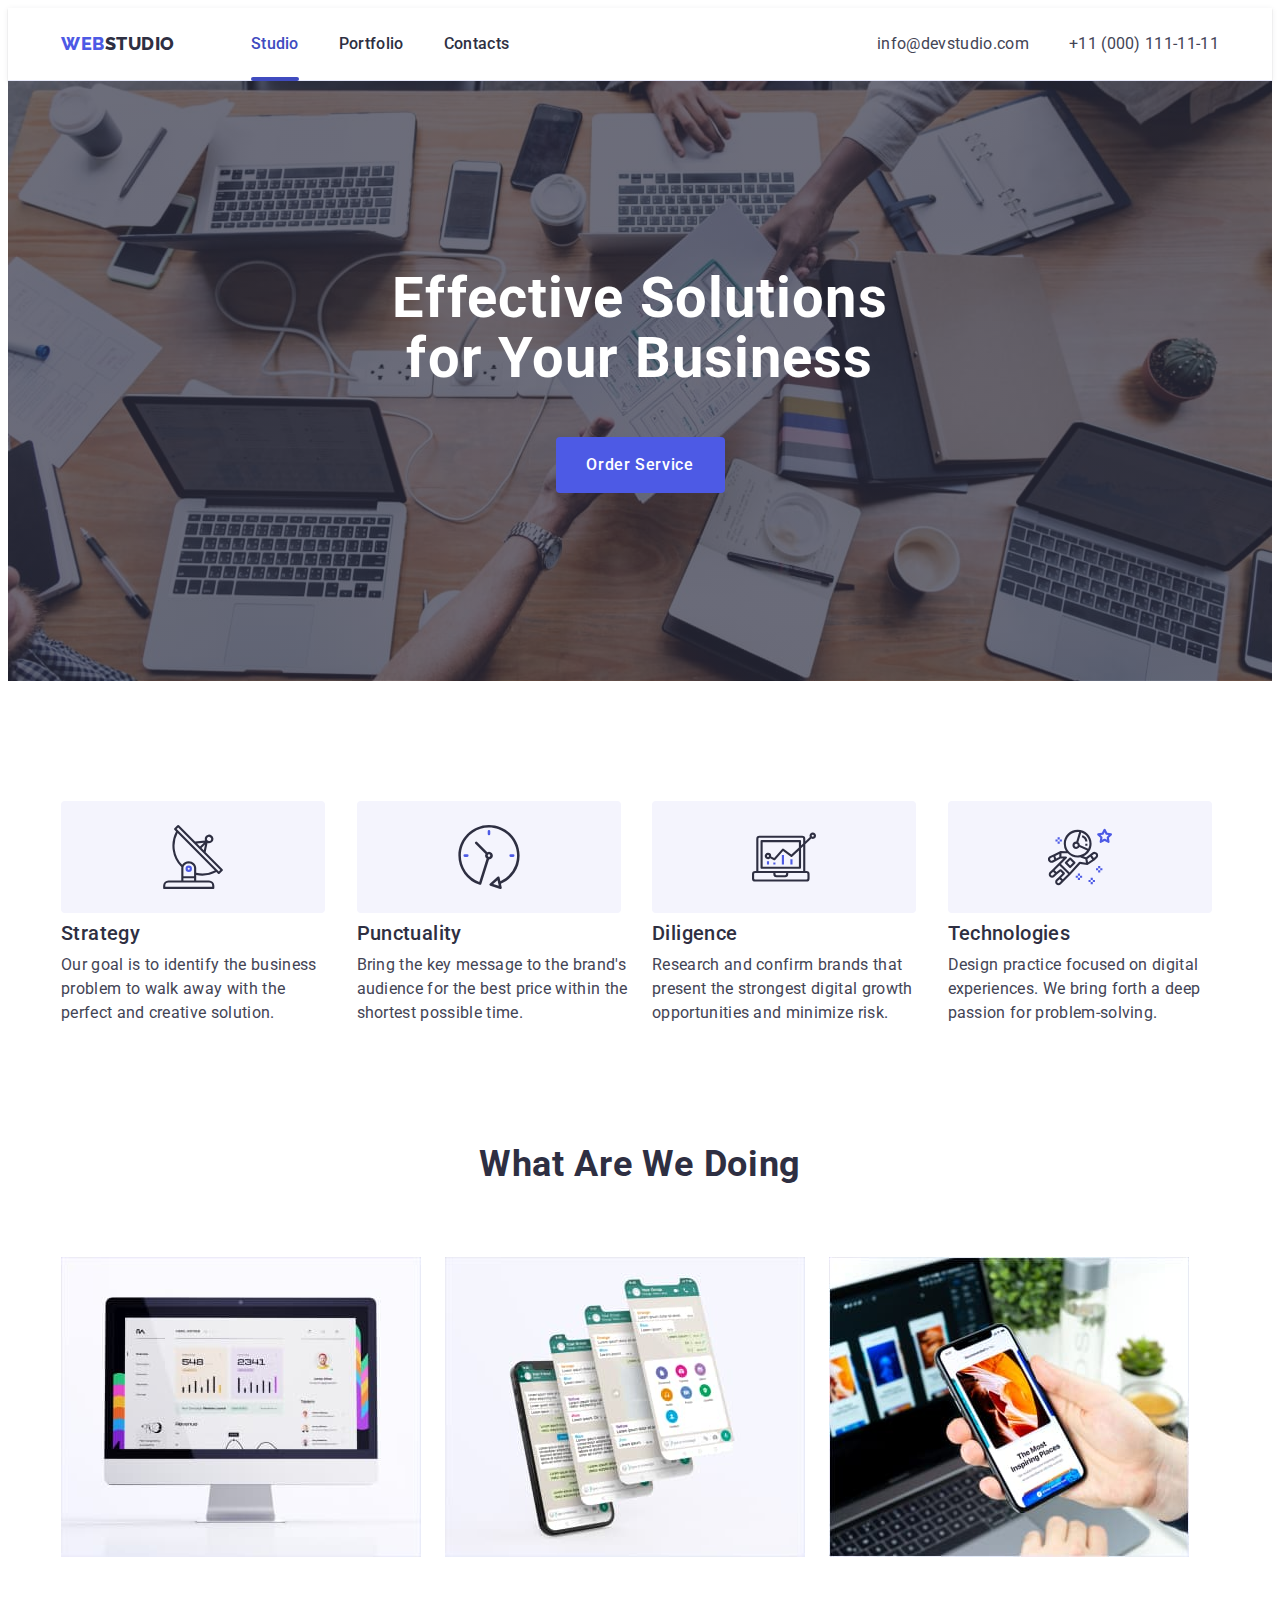
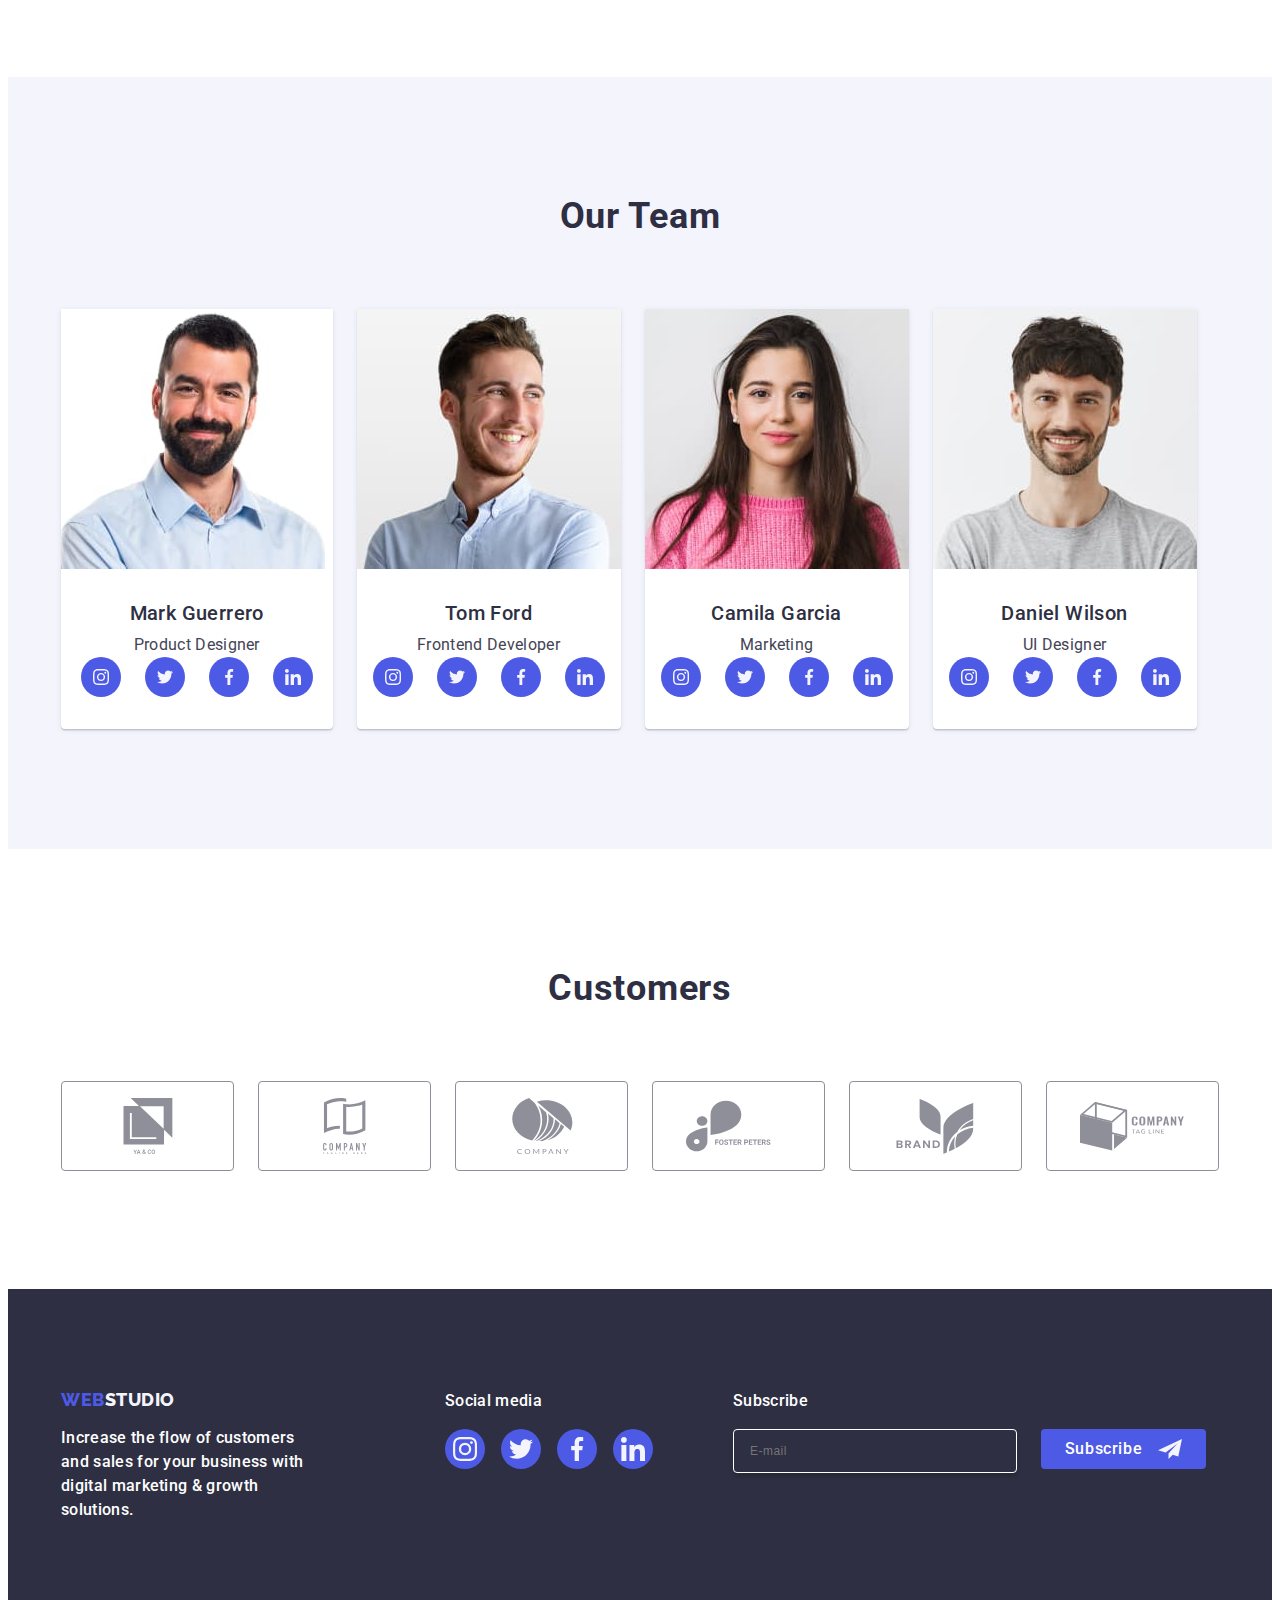
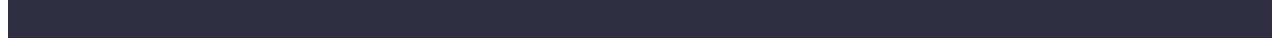
<file: index.html>
<!DOCTYPE html>
<html lang="en">
  <!-- head -->
  <head>
    <meta charset="UTF-8" />
    <meta name="viewport" content="width=device-width, initial-scale=1.0" />
    <link rel="preconnect" href="https://fonts.googleapis.com" />
    <link rel="preconnect" href="https://fonts.gstatic.com" crossorigin />
    <link
      href="https://fonts.googleapis.com/css2?family=Raleway:wght@800&family=Roboto:wght@400;500;700;900&display=swap"
      rel="stylesheet"
    />
    <link
      rel="stylesheet"
      href="https://cdnjs.cloudflare.com/ajax/libs/modern-normalize/2.0.0/modern-normalize.min.css"
      integrity="sha512-4xo8blKMVCiXpTaLzQSLSw3KFOVPWhm/TRtuPVc4WG6kUgjH6J03IBuG7JZPkcWMxJ5huwaBpOpnwYElP/m6wg=="
      crossorigin="anonymous"
      referrerpolicy="no-referrer"
    />
    <link rel="stylesheet" href="./css/styles.css" />
    <title>Studio</title>
  </head>
  <!-- body -->
  <body>
    <header class="header">
      <div class="container header-container">
        <nav class="nav-header">
          <a href="./index.html" class="logo-link-header link"
            >Web<span class="logo-accent">Studio</span></a
          >
          <ul class="header-link list">
            <li>
              <a class="nav-list link current" href="./index.html">Studio</a>
            </li>
            <li>
              <a class="nav-list link " href="./portfolio.html">Portfolio</a>
            </li>
            <li>
              <a class="nav-list link" href="">Contacts</a></li>
          </ul>
        </nav>
        <address class="address">
          <ul class="address-list list">
            <li class="item">
              <a class="contact-link link" href="mailto:info@devstudio.com"
                >info@devstudio.com</a
              >
            </li>
            <li class="item">
              <a class="contact-link link" href="tel:+110001111111"
                >+11 (000) 111-11-11</a
              >
            </li>
          </ul>
        </address>
      </div>
    </header> 
    <!-- main -->
    <main>
      <!-- section-1 -->
      <section class="section-one hero">
        <div class="container">
          <h1 class="section-one-text">
            Effective Solutions for Your Business
          </h1>
          <button class="section-one-button" type="button" data-modal-open>
            Order Service
          </button>
        </div>
      </section>
      <!-- section 2 -->
      <section class="section-two">
        <div class="container">
          <h2 class="visually-hidden">Title</h2>
          <ul class="section-two-list list">
            <li class="section-two-list-element">
              <div class="logo-icon-wrapper">
                <svg class="logo-icon" width="64" height="64">
                  <use href="./images/icons.svg#icon-antenna"></use>
                </svg>
              </div>
              <h3 class="section-two-title">Strategy</h3>
              <p class="section-two-text">
                Our goal is to identify the business problem to walk away with
                the perfect and creative solution.
              </p>
            </li>
            <li class="section-two-list-element">
              <div class="logo-icon-wrapper">
                <svg class="logo-icon" width="64" height="64">
                  <use href="./images/icons.svg#icon-clock"></use>
                </svg>
              </div>
              <h3 class="section-two-title">Punctuality</h3>
              <p class="section-two-text">
                Bring the key message to the brand's audience for the best price
                within the shortest possible time.
              </p>
            </li>
            <li class="section-two-list-element">
              <div class="logo-icon-wrapper">
                <svg class="logo-icon" width="64" height="64">
                  <use href="./images/icons.svg#icon-diagram"></use>
                </svg>
              </div>

              <h3 class="section-two-title">Diligence</h3>
              <p class="section-two-text">
                Research and confirm brands that present the strongest digital
                growth opportunities and minimize risk.
              </p>
            </li>
            <li class="section-two-list-element">
              <div class="logo-icon-wrapper">
                <svg class="logo-icon" width="64" height="64">
                  <use href="./images/icons.svg#icon-astronaut"></use>
                </svg>
              </div>
              <h3 class="section-two-title">Technologies</h3>
              <p class="section-two-text">
                Design practice focused on digital experiences. We bring forth a
                deep passion for problem-solving.
              </p>
            </li>
          </ul>
        </div>
      </section>
      <!-- section-3 -->
      <section class="section-three">
        <div class="container">
          <h2 class="section-three-title">What are we doing</h2>
          <ul class="section-three-list list">
            <li class="list">
              <img
                src="./images/Rectangle71.jpg"
                alt="computer work"
                width="360"
              />
            </li>
            <li class="list">
              <img src="./images/img2.jpg" alt="phone work" width="360" />
            </li>
            <li class="list">
              <img src="./images/img3.jpg" alt="phone hand" width="360" />
            </li>
          </ul>
        </div>
      </section>

      <!-- section-4 -->

      <section class="section-four">
        <div class="container">
          <h2 class="section-four-title">Our Team</h2>
          <ul class="section-four-list list">
            <li class="section-four-item">
              <img src="./images/worker1.jpg" alt="Mark Guerrero" width="264" />
              <div class="woker-name">
                <h3 class="section-four-title-name">Mark Guerrero</h3>
                <p class="section-four-text">Product Designer</p>
                <ul class="socials list">
                  <li class="socials-item">
                    <a
                      class="socials-logo-link"
                      href="./images/icons.svg#icon-instagram">
                      <svg class="svg-logo" width="16" height="16">
                        <use
                          href="./images/icons.svg#icon-instagram"
                        ></use>
                        </svg>
                    </a>
                  </li>
                  <li class="socials-item">
                    <a
                      class="socials-logo-link"
                      href="./images/icons.svg#icon-twitter"
                    >
                      <svg class="svg-logo" width="16" height="16">
                        <use href="./images/icons.svg#icon-twitter"></use>
                    </svg>
                    </a>
                  </li>
                  <li class="socials-item">
                    <a
                      class="socials-logo-link"
                      href="./images/icons.svg#icon-facebook"
                    >
                      <svg class="svg-logo" width="16" height="16">
                        <use href="./images/icons.svg#icon-facebook"></use>
                        </svg></a>
                  </li>
                  <li class="socials-item">
                    <a
                      class="socials-logo-link"
                      href="./images/icons.svg#icon-linkedin"
                    >
                      <svg class="svg-logo" width="16" height="16">
                        <use href="./images/icons.svg#icon-linkedin"></use>
                    </svg>
                </a>
                  </li>
                </ul>
              </div>
            </li>
            <li class="section-four-item">
              <img src="./images/worker2.jpg" alt="Tom Ford" width="264" />
              <div class="woker-name">
                <h3 class="section-four-title-name">Tom Ford</h3>
                <p class="section-four-text">Frontend Developer</p>
                <ul class="socials list">
                  <li class="socials-item">
                    <a
                      class="socials-logo-link"
                      href="./images/icons.svg#icon-instagram">
                      <svg class="svg-logo" width="16" height="16">
                        <use
                          href="./images/icons.svg#icon-instagram"
                        ></use>
                        </svg>
                    </a>
                  </li>
                  <li class="socials-item">
                    <a
                      class="socials-logo-link"
                      href="./images/icons.svg#icon-twitter"
                    >
                      <svg class="svg-logo" width="16" height="16">
                        <use href="./images/icons.svg#icon-twitter"></use>
                    </svg>
                    </a>
                  </li>
                  <li class="socials-item">
                    <a
                      class="socials-logo-link"
                      href="./images/icons.svg#icon-facebook"
                    >
                      <svg class="svg-logo" width="16" height="16">
                        <use href="./images/icons.svg#icon-facebook"></use>
                        </svg></a>
                  </li>
                  <li class="socials-item">
                    <a
                      class="socials-logo-link"
                      href="./images/icons.svg#icon-linkedin"
                    >
                      <svg class="svg-logo" width="16" height="16">
                        <use href="./images/icons.svg#icon-linkedin"></use>
                    </svg>
                </a>
                  </li>
                </ul>
              </div>
            </li>
            <li class="section-four-item">
              <img src="./images/worker3.jpg" alt="Camila Garcia" width="264" />
              <div class="woker-name">
                <h3 class="section-four-title-name">Camila Garcia</h3>
                <p class="section-four-text">Marketing</p>
                <ul class="socials list">
                  <li class="socials-item">
                    <a
                      class="socials-logo-link"
                      href="./images/icons.svg#icon-instagram">
                      <svg class="svg-logo" width="16" height="16">
                        <use
                          href="./images/icons.svg#icon-instagram"
                        ></use>
                        </svg>
                    </a>
                  </li>
                  <li class="socials-item">
                    <a
                      class="socials-logo-link"
                      href="./images/icons.svg#icon-twitter"
                    >
                      <svg class="svg-logo" width="16" height="16">
                        <use href="./images/icons.svg#icon-twitter"></use>
                    </svg>
                    </a>
                  </li>
                  <li class="socials-item">
                    <a
                      class="socials-logo-link"
                      href="./images/icons.svg#icon-facebook"
                    >
                      <svg class="svg-logo" width="16" height="16">
                        <use href="./images/icons.svg#icon-facebook"></use>
                        </svg></a>
                  </li>
                  <li class="socials-item">
                    <a
                      class="socials-logo-link"
                      href="./images/icons.svg#icon-linkedin"
                    >
                      <svg class="svg-logo" width="16" height="16">
                        <use href="./images/icons.svg#icon-linkedin"></use>
                    </svg>
                </a>
                  </li>
                </ul>
              </div>
            </li>
            <li class="section-four-item">
              <img src="./images/worker4.jpg" alt="Daniel Wilson" width="264" />
              <div class="woker-name">
                <h3 class="section-four-title-name">Daniel Wilson</h3>
                <p class="section-four-text">UI Designer</p>
                <ul class="socials list">
                  <li class="socials-item">
                    <a
                      class="socials-logo-link"
                      href="./images/icons.svg#icon-instagram">
                      <svg class="svg-logo" width="16" height="16">
                        <use
                          href="./images/icons.svg#icon-instagram"
                        ></use>
                        </svg>
                    </a>
                  </li>
                  <li class="socials-item">
                    <a
                      class="socials-logo-link"
                      href="./images/icons.svg#icon-twitter"
                    >
                      <svg class="svg-logo" width="16" height="16">
                        <use href="./images/icons.svg#icon-twitter"></use>
                    </svg>
                    </a>
                  </li>
                  <li class="socials-item">
                    <a
                      class="socials-logo-link"
                      href="./images/icons.svg#icon-facebook"
                    >
                      <svg class="svg-logo" width="16" height="16">
                        <use href="./images/icons.svg#icon-facebook"></use>
                        </svg></a>
                  </li>
                  <li class="socials-item">
                    <a
                      class="socials-logo-link"
                      href="./images/icons.svg#icon-linkedin"
                    >
                      <svg class="svg-logo" width="16" height="16">
                        <use href="./images/icons.svg#icon-linkedin"></use>
                    </svg>
                </a>
                  </li>
                </ul>
              </div>
            </li>
          </ul>
        </div>
      </section>

      <!-- section 5 -->

<section class="section-five">
  <div class="container">
 <h2 class="section-five-title">Customers</h2>

<ul class="sectiom-five-list list">

  <li class="sectiom-five-list-item">
    <a class="section-five-logo" href="./images/icons.svg#icon-logoone">
      <svg class="svg-five-logo" width="104" height="56">
        <use href="./images/icons.svg#icon-logoone"></use></svg></a></li>

  <li class="sectiom-five-list-item">
    <a class="section-five-logo" href="./images/icons.svg#icon-logotwo">
      <svg class="svg-five-logo" width="104" height="56">
      <use href="./images/icons.svg#icon-logotwo"></use></svg></a></li>

 <li class="sectiom-five-list-item">
    <a class="section-five-logo" href="./images/icons.svg#icon-logothree">
      <svg class="svg-five-logo" width="104" height="56">
      <use href="./images/icons.svg#icon-logothree"></use></svg></a></li>
 
  <li class="sectiom-five-list-item">
    <a class="section-five-logo" href="./images/icons.svg#icon-logofour">
      <svg class="svg-five-logo" width="104" height="56">
      <use href="./images/icons.svg#icon-logofour"></use></svg></a></li>  

  <li class="sectiom-five-list-item">
    <a class="section-five-logo" href="./images/icons.svg#icon-logofive">
      <svg class="svg-five-logo" width="104" height="56">
      <use href="./images/icons.svg#icon-logofive"></use></svg></a></li>

  <li class="sectiom-five-list-item">
    <a class="section-five-logo" href="./images/icons.svg#icon-logosix">
      <svg class="svg-five-logo" width="104" height="56">
      <use href="./images/icons.svg#icon-logosix"></use></svg></a></li>

</ul>
  </div>
</section>

    </main>
    <!-- footer -->
    <footer class="footer">
      <div class="footer-div container">
        <div class="footer-div-logo">
        <a href="./index.html" class="logo-link link">Web<span class="logo-accent-dark">Studio</span></a>
        <p class="footer-text">
          Increase the flow of customers and sales for your business with
          digital marketing & growth solutions.
        </p>
       </div>
       <div class="footer-socials">
        <p class="footer-text">Social media</p>
        <ul class="socials-list-footer list">
          <li class="socials-item">
            <a
              class="socials-logo-link-footer"
              href="./images/icons.svg#icon-instagram">
              <svg class="svg-logo" width="24" height="24">
                <use
                  href="./images/icons.svg#icon-instagram"
                ></use>
                </svg>
            </a>
          </li>
          <li class="socials-item">
            <a
              class="socials-logo-link-footer"
              href="./images/icons.svg#icon-twitter"
            >
              <svg class="svg-logo" width="24" height="24">
                <use href="./images/icons.svg#icon-twitter"></use>
            </svg>
            </a>
          </li>
          <li class="socials-item">
            <a
              class="socials-logo-link-footer"
              href="./images/icons.svg#icon-facebook"
            >
              <svg class="svg-logo" width="24" height="24">
                <use href="./images/icons.svg#icon-facebook"></use>
                </svg></a>
          </li>
          <li class="socials-item">
            <a
              class="socials-logo-link-footer"
              href="./images/icons.svg#icon-linkedin"
            >
              <svg class="svg-logo" width="24" height="24">
                <use href="./images/icons.svg#icon-linkedin"></use>
            </svg>
        </a>
          </li>
        </ul>
       </div>
       <div class="footer-form-div">
        <p class="footer-form-text">Subscribe
        </p>
        <form class="footer-form">
          <label class="footer-form-label">
            <input class="input-email"
            type="email" 
            name="e-mail" 
            placeholder="E-mail">
          </label>
          <button type="submit"
          class="subscribe-button">Subscribe
          <svg class="svg-logo subscribe-button-icon" 
          width="24" height="24">
            <use href="./images/icons.svg#icon-subscribe">
            </use>
            </svg>
        </button>
        </form>
       </div>
      </div>
    </footer>

     <!-- modal -->

    <div class="modal is-hidden" data-modal>
      <div class="modal-inside" data-modal>
        <button class="modal-close-button" 
        type="button" data-modal-close>
          <svg class="svg-close" width="8" height="8">
            <use href="./images/icons.svg#icon-close"></use>
        </svg>
        </button>
        <p class="modal-text">
        Leave your contacts and we will call you back
        </p>
        <form class="modal-form">
          <div class="modal-form-div">
            <label class="modal-label" for="user-name">Name
            </label>
            <div class="modal-form-div-name">
              <input class="modal-form-input-name" type="text" 
              id="user-name" name="user-name">
              <svg class="modal-svg" width="18" height="24">
                <use href="./images/icons.svg#icon-name"></use>
            </svg>
            </div>
          </div>
            <div class="modal-form-div">
              <label class="modal-label" for="user-phone">Phone
              </label>
              <div class="modal-form-div-name">
                <input class="modal-form-input-name" type="text" 
                id="user-phone" name="user-phone">
                <svg class="modal-svg" width="18" height="24">
                  <use href="./images/icons.svg#icon-phone"></use>
              </svg>
              </div>
            </div>
              <div class="modal-form-div">
                <label class="modal-label" for="user-email">Email
                </label>
                <div class="modal-form-div-name">
                  <input class="modal-form-input-name" type="text" 
                  id="user-email" name="user-email">
                  <svg class="modal-svg" width="18" height="24">
                    <use href="./images/icons.svg#icon-email"></use>
                </svg>
                </div>
              </div>
              <div class="modal-comment">
                <label class="modal-label" for="user-comment">Comment
                </label>
                <textarea class="modal-textarea"  
                id="user-comment" 
                name="user-comment" 
                placeholder="Text input" 
                cols="30" rows="10"></textarea>
              </div>
              <div class="modal-div-checkbox">
                <input class="modal-checkbox visually-hidden"
                type="checkbox" 
                id="user-privacy" 
                value="true" 
                name="user-privacy">
                <label class="modal-label-checkbox" 
                for="user-privacy" ><span class="modal-span-checkbox">
                <svg class="modal-svg-checkbox" width="10" height="8">
                  <use href="./images/icons.svg#icon-checkmark"></use>
              </svg>
              </span>
              I accept the terms and conditions of the
              <a href="" 
              class="modal-href"
              target="_blank" 
              rel="no-opener no-referrer"
              >Privacy Policy</a>
              </label>
              </div>
              <button class="modal-button">Send</button>
          
        </form>
      </div>
    </div>
    <script src="./js/modal.js"></script>
  </body>
  
</html>
</file>
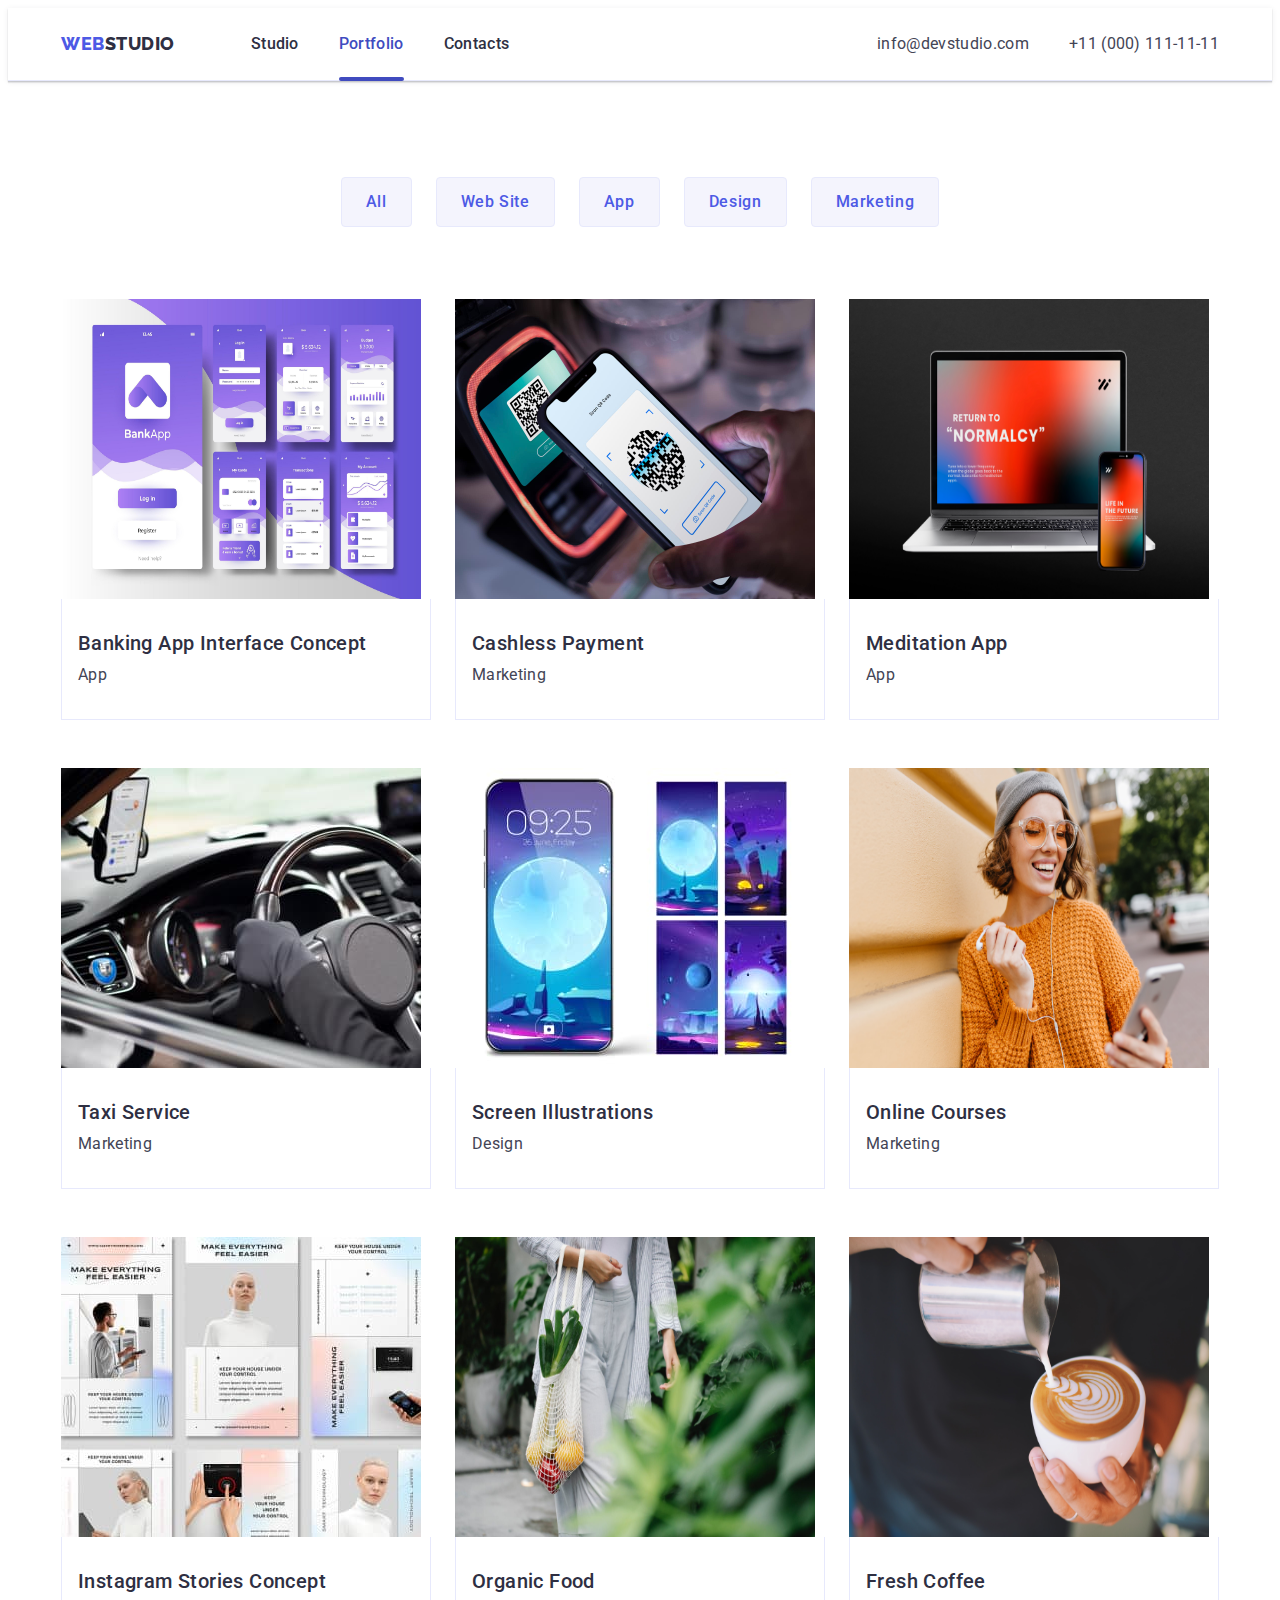
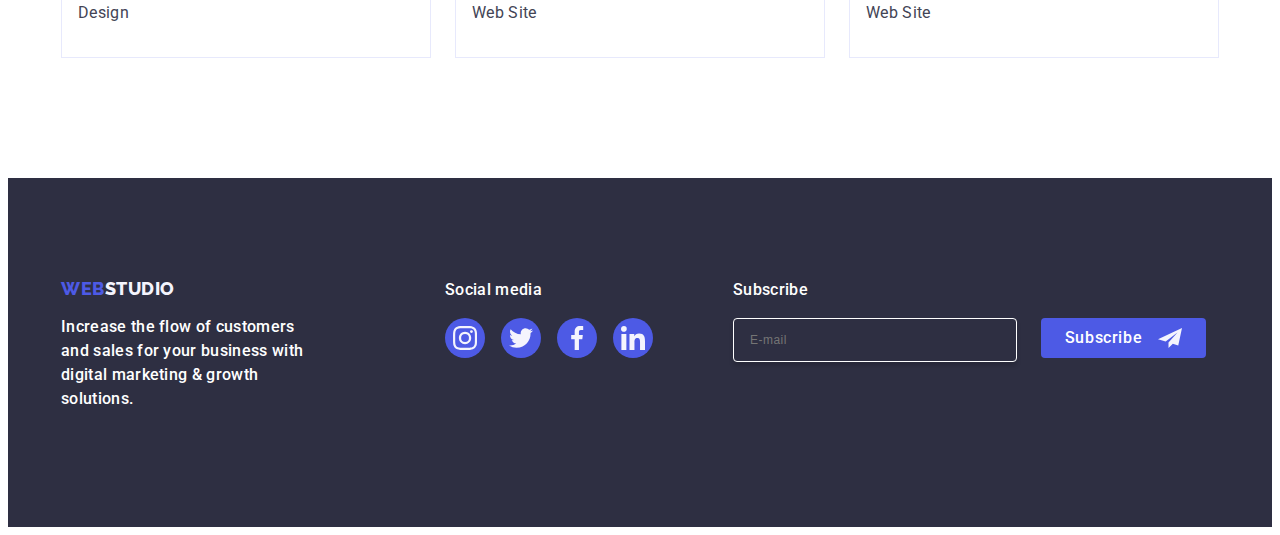
<file: portfolio.html>
<!DOCTYPE html>
<html lang="en">
  <!-- head -->
  <head>
    <meta charset="UTF-8" />
    <meta name="viewport" content="width=device-width, initial-scale=1.0" />
    <link rel="preconnect" href="https://fonts.googleapis.com" />
    <link rel="preconnect" href="https://fonts.gstatic.com" crossorigin />
    <link
      href="https://fonts.googleapis.com/css2?family=Raleway:wght@800&family=Roboto:wght@400;500;700;900&display=swap"
      rel="stylesheet"
    />
    <link
      rel="stylesheet"
      href="https://cdnjs.cloudflare.com/ajax/libs/modern-normalize/2.0.0/modern-normalize.min.css"
      integrity="sha512-4xo8blKMVCiXpTaLzQSLSw3KFOVPWhm/TRtuPVc4WG6kUgjH6J03IBuG7JZPkcWMxJ5huwaBpOpnwYElP/m6wg=="
      crossorigin="anonymous"
      referrerpolicy="no-referrer"
    />
    <link rel="stylesheet" href="./css/styles.css" />
    <title>Portfolio</title>
  </head>
  <!-- body -->
  <body>
    <header class="header">
      <div class="container header-container">
        <nav class="nav-header">
          <a href="./index.html" class="logo-link-header link"
            >Web<span class="logo-accent">Studio</span></a
          >
          <ul class="header-link list">
            <li>
              <a class="nav-list link " href="./index.html">Studio</a>
            </li>
            <li>
              <a class="nav-list link current" href="./portfolio.html">Portfolio</a>
            </li>
            <li>
              <a class="nav-list link" href="">Contacts</a></li>
          </ul>
        </nav>
        <address class="address">
          <ul class="address-list list">
            <li class="item">
              <a class="contact-link link" href="mailto:info@devstudio.com"
                >info@devstudio.com</a
              >
            </li>
            <li class="item">
              <a class="contact-link link" href="tel:+110001111111"
                >+11 (000) 111-11-11</a
              >
            </li>
          </ul>
        </address>
      </div>
    </header> 
    <!-- main -->
    <main>
      <section class="section-p">
        <div class="container">
          <h1 class="visually-hidden">Any text</h1>

          <!-- section with buttons -->
          
          <ul class="list-p list">
            <li><button class="button-p" type="button">All</button></li>
            <li><button class="button-p" type="button">Web Site</button></li>
            <li><button class="button-p" type="button">App</button></li>
            <li><button class="button-p" type="button">Design</button></li>
            <li><button class="button-p" type="button">Marketing</button></li>
          </ul>

          <!-- section with images -->

          <ul class="list-p-second list">
            <li class="item-p">
              <a href="src=./images/ProjectCard1.jpg" class="app-link-p link">
                <div class="image-p-container">
                  
                <img
                  src="./images/ProjectCard1.jpg"
                  alt="Banking App Interface Concept"
                  width="360"
                  height="300"
                /><p class="text-p-container">
                    14 Stylish and User-Friendly App Design Concepts · Task Manager App · Calorie Tracker App · Exotic Fruit Ecommerce App · Cloud Storage App
                  </p>
                </div>
                <div class="link-p">
                  <h2 class="titie-p">Banking App Interface Concept</h2>
                  <p class="text-p">App</p>
                </div></a
              >
            </li>
            <li class="item-p">
              <a href="src=./images/ProjectCard2.jpg" class="app-link-p link">
                
                <div class="image-p-container">
                
                  <img
                  src="./images/ProjectCard2.jpg"
                  alt="Cashless Payment"
                  width="360"
                  height="300"
                />  <p class="text-p-container">
                   14 Stylish and User-Friendly App Design Concepts · Task Manager App · Calorie Tracker App · Exotic Fruit Ecommerce App · Cloud Storage App
                  </p>
                </div>
                <div class="link-p">
                  <h2 class="titie-p">Cashless Payment</h2>
                  <p class="text-p">Marketing</p>
                </div></a
              >
            </li>
            <li class="item-p">
              <a href="src=./images/ProjectCard3.jpg" class="app-link-p link">
                <div class="image-p-container">
                 
                <img
                  src="./images/ProjectCard3.jpg"
                  alt="Meditation App"
                  width="360"
                  height="300"
                /> <p class="text-p-container">
                    14 Stylish and User-Friendly App Design Concepts · Task Manager App · Calorie Tracker App · Exotic Fruit Ecommerce App · Cloud Storage App
                  </p>
                </div>
                <div class="link-p">
                  <h2 class="titie-p">Meditation App</h2>
                  <p class="text-p">App</p>
                </div></a
              >
            </li>
            <li class="item-p">
              <a href="src=./images/ProjectCard4.jpg" class="app-link-p link">
                <div class="image-p-container">
                  
                <img
                  src="./images/ProjectCard4.jpg"
                  alt="Taxi Service"
                  width="360"
                  height="300"
                /><p class="text-p-container">
                    14 Stylish and User-Friendly App Design Concepts · Task Manager App · Calorie Tracker App · Exotic Fruit Ecommerce App · Cloud Storage App
                  </p>
                </div>
                <div class="link-p">
                  <h2 class="titie-p">Taxi Service</h2>
                  <p class="text-p">Marketing</p>
                </div></a
              >
            </li>
            <li class="item-p">
              <a href="src=./images/ProjectCard5.jpg" class="app-link-p link">
                <div class="image-p-container">
                  
                <img
                  src="./images/ProjectCard5.jpg"
                  alt="Screen Illustrations"
                  width="360"
                  height="300"
                />
                <p class="text-p-container">
                    14 Stylish and User-Friendly App Design Concepts · Task Manager App · Calorie Tracker App · Exotic Fruit Ecommerce App · Cloud Storage App
                  </p>
                </div>
                <div class="link-p">
                  <h2 class="titie-p">Screen Illustrations</h2>
                  <p class="text-p">Design</p>
                </div></a
              >
            </li>
            <li class="item-p">
              <a href="src=./images/ProjectCard6.jpg" class="app-link-p link">
                <div class="image-p-container">
                 
                <img
                  src="./images/ProjectCard6.jpg"
                  alt="Online Courses"
                  width="360"
                  height="300"
                /> <p class="text-p-container">
                    14 Stylish and User-Friendly App Design Concepts · Task Manager App · Calorie Tracker App · Exotic Fruit Ecommerce App · Cloud Storage App
                  </p>
                </div>
                <div class="link-p">
                  <h2 class="titie-p">Online Courses</h2>
                  <p class="text-p">Marketing</p>
                </div></a
              >
            </li>
            <li class="item-p">
              <a href="src=./images/ProjectCard7.jpg" class="app-link-p link">
                <div class="image-p-container">
                  
                <img
                  src="./images/ProjectCard7.jpg"
                  alt="Instagram Stories Concept"
                  width="360"
                  height="300"
                />
                <p class="text-p-container">
                    14 Stylish and User-Friendly App Design Concepts · Task Manager App · Calorie Tracker App · Exotic Fruit Ecommerce App · Cloud Storage App
                  </p>
                </div>
                <div class="link-p">
                  <h2 class="titie-p">Instagram Stories Concept</h2>
                  <p class="text-p">Design</p>
                </div></a
              >
            </li>
            <li class="item-p">
              <a href="src=./images/ProjectCard8.jpg" class="app-link-p link">
                <div class="image-p-container">
                 
                <img
                  src="./images/ProjectCard8.jpg"
                  alt="Organic Food"
                  width="360"
                  height="300"
                /> <p class="text-p-container">
                    14 Stylish and User-Friendly App Design Concepts · Task Manager App · Calorie Tracker App · Exotic Fruit Ecommerce App · Cloud Storage App
                  </p>
                </div>
                <div class="link-p">
                  <h2 class="titie-p">Organic Food</h2>
                  <p class="text-p">Web Site</p>
                </div>
                </a
              >
            </li>
            <li class="item-p">
              <a href="src=./images/ProjectCard9.jpg" class="app-link-p link">
                <div class="image-p-container">
                 
                <img
                  src="./images/ProjectCard9.jpg"
                  alt="Fresh Coffee"
                  width="360"
                  height="300"
                /> <p class="text-p-container">
                    14 Stylish and User-Friendly App Design Concepts · Task Manager App · Calorie Tracker App · Exotic Fruit Ecommerce App · Cloud Storage App
                  </p>
                </div>
                <div class="link-p">
                  <h2 class="titie-p">Fresh Coffee</h2>
                  <p class="text-p">Web Site</p>
                </div>
              </a>
            </li>
          </ul>
        </div>
      </section>
    </main>
    <!-- footer -->
    <footer class="footer">
      <div class="footer-div container">
        <div class="footer-div-logo">
        <a href="./index.html" class="logo-link link">Web<span class="logo-accent-dark">Studio</span></a>
        <p class="footer-text">
          Increase the flow of customers and sales for your business with
          digital marketing & growth solutions.
        </p>
       </div>
       <div class="footer-socials">
        <p class="footer-text">Social media</p>
        <ul class="socials-list-footer list">
          <li class="socials-item">
            <a
              class="socials-logo-link-footer"
              href="./images/icons.svg#icon-instagram">
              <svg class="svg-logo" width="24" height="24">
                <use
                  href="./images/icons.svg#icon-instagram"
                ></use>
                </svg>
            </a>
          </li>
          <li class="socials-item">
            <a
              class="socials-logo-link-footer"
              href="./images/icons.svg#icon-twitter"
            >
              <svg class="svg-logo" width="24" height="24">
                <use href="./images/icons.svg#icon-twitter"></use>
            </svg>
            </a>
          </li>
          <li class="socials-item">
            <a
              class="socials-logo-link-footer"
              href="./images/icons.svg#icon-facebook"
            >
              <svg class="svg-logo" width="24" height="24">
                <use href="./images/icons.svg#icon-facebook"></use>
                </svg></a>
          </li>
          <li class="socials-item">
            <a
              class="socials-logo-link-footer"
              href="./images/icons.svg#icon-linkedin"
            >
              <svg class="svg-logo" width="24" height="24">
                <use href="./images/icons.svg#icon-linkedin"></use>
            </svg>
        </a>
          </li>
        </ul>
       </div>
       <div class="footer-form-div">
        <p class="footer-form-text">Subscribe
        </p>
        <form class="footer-form">
          <label class="footer-form-label">
            <input class="input-email"
            type="email" 
            name="e-mail" 
            placeholder="E-mail">
          </label>
          <button type="submit"
          class="subscribe-button">Subscribe
          <svg class="svg-logo subscribe-button-icon" 
          width="24" height="24">
            <use href="./images/icons.svg#icon-subscribe">
            </use>
            </svg>
        </button>
        </form>
       </div>
      </div>
    </footer>

  </body>
</html>
</file>
<file: css/styles.css>
:root {
--state: #434455;
--navy-blue: #2e2f42;
--cornflower: #E7E9FC;
--iris: #4D5AE5;
--ocean: #404BBF;
--cloud: #F4F4FD;
--white: #ffffff;
--light-slate: #8e8f99;

}

p,h1,h2,h3,h4,h5,h6 {
    padding: 0%;
    margin: 0%;
}

li {
    margin: 0%;
    padding-left: 0%;
}

img {
    display: block;
}

body{font-family: "Roboto", sans-serif;
    color: var(--state);
    background-color: var(--white);
}

.container {
    width: 1158px;
    padding: 0 15px;
    margin: 0 auto;
}

.header {
    border-bottom: 1px solid #e7e9fc;
    box-shadow: 0px 2px 1px rgba(46, 47, 66, 0.08), 0px 1px 1px 
    rgba(46, 47, 66, 0.16), 0px 1px 6px rgba(46, 47, 66, 0.08);
}

.header-container {
    display: flex;
    align-items: center;
    justify-content: space-between;}

.visually-hidden {
    position: absolute;
    width: 1px;
    height: 1px;
    margin: -1px;
    border: 0;
    padding: 0;
    white-space: nowrap;
    clip-path: inset(100%);
    clip: rect(0 0 0 0);
    overflow: hidden;
}

.list {list-style: none;
padding: 0;
margin: 0;}

.link {text-decoration: none;}
 
.current {}

.address {
       margin-left: auto;}
    .item {}

.nav-header {
    display: flex;
    align-items: center;}

.header-link {
    display: flex;
    gap: 40px;}

    
.address-list {
    display: flex;
        gap: 40px;}

.logo-link-header {
    display: block;
    font-family: "Raleway", sans-serif;
    font-weight: 800;
    font-size: 18px;
    line-height: 1.17;
    letter-spacing: 0.03em;
    text-transform: uppercase;
    color: var(--iris);
    margin-right: 76px;
 
}


.logo-link.link {

    display: inline-block;
    font-family: "Raleway", sans-serif;
    font-weight: 800;
    font-size: 18px;
    line-height: 1.17;
    letter-spacing: 0.03em;
    text-transform: uppercase;
    color: var(--iris);
    margin-right: 76px;
    margin-bottom: 16px;
}


        .logo-link.link:hover,
        .logo-link.link:focus, 
        .nav-list.link:hover,
        .nav-list.link:focus,
        .contact-link.link:hover,
        .contact-link.link:focus
        {color: #404bbf;}



.logo-accent {color:#2e2f42}



.nav-list{
    
    padding: 24px 0;
    color: var(--navyblue, #2E2F42);
    font-family: Roboto;
    font-size: 16px;
    font-style: normal;
    line-height: 1.5;
    letter-spacing: 0.02em;
    font-weight: 500;
    display: block;
    transition: color 250ms cubic-bezier(0.4, 0, 0.2, 1)}

    .current {
        color: #404bbf;
        position: relative;     
    }
    .current::after {
        width: 100%;
        content: "";
        position: absolute;
        left: 0;
        bottom: -1px;
        height: 4px;
        background-color: #404bbf;
        border-radius: 2px;
        transition: border-radius 2px;}


    .contact-link {
    color: var(--slate, #434455);
    font-family: Roboto;
    font-size: 16px;
    font-style: normal;
    font-weight: 400;
    line-height: 24px;
    letter-spacing: 0.32px;
    transition: color 250ms cubic-bezier(0.4, 0, 0.2, 1);

    }



.section-one {
    max-width: 1440px;
    padding: 188px 0;
    text-align: center;
    background: var(--navyblue, #2E2F42);}

    .hero {
        
    background-size: cover;
    background-image: url(../images/hero-bg.jpg);
    background-repeat: no-repeat;
    background-position: center center;
    background-image: linear-gradient(rgba(46, 47, 66, 0.7),
                rgba(46, 47, 66, 0.7)), url(../images/hero-bg.jpg);}

.section-one-text {
    max-width: 496px;
    color: var(--white, #FFF);
    font-family: Roboto;
    font-size: 56px;
    font-style: normal;
    font-weight: 700;
    line-height: 1.07;
    letter-spacing: 1.12px;
    text-align: center;
    margin-right: auto;
    margin-left: auto;
    margin-bottom: 48px;}

.section-one-button {
    border-radius: 4px;
    border: none;
    height: 56px;
    min-width: 169px;
    display: block;
    background-color: var(--iris);
    font-family: "Roboto", sans-serif;
    font-weight: 500;
    font-size: 16px;
    line-height: 1.5;
    letter-spacing: 0.04em;
    color: var(--white);
    cursor: pointer;
    margin: 0 auto;
    transition: background-color 250ms cubic-bezier(0.4, 0, 0.2, 1);
}

.section-one-button:hover {
        background-color: var(--ocean);
    }
.section-one-button:focus {
        background-color: var(--ocean);
    }

.section-two {
    padding: 120px 0;
}

 .logo-icon {
     display: flex;
     justify-content: center;
     align-items: center;
 }

 .logo-icon-wrapper {
     display: flex;
     justify-content: center;
     align-items: center;
     width: 264px;
     height: 112px;
     margin-bottom: 8px;
     flex-shrink: 0;
     border-radius: 4px;
     background: var(--cloud, #F4F4FD);
 }


 /* <svg class="" width="" height="">
 <use href="/images/icons.svg#"></use>
 </svg> */


    .section-two-title,
    .titie-p
     {
        font-weight: 500;
        font-size: 20px;
        line-height: 1.2;
        letter-spacing: 0.02em;
         color: var(--navy-blue);
        
    }
    .section-two-text {
        line-height: 1.5;
        letter-spacing: 0.02em;

    }
.section-two-title {
    margin-bottom: 8px;
}

.section-two-list {
    display: flex;
    gap: 24px;
}
.section-two-list-element{
width: calc((100% - 72px) / 4);
}

    .section-three-title,
    .section-four-title,
    .section-five-title {
        font-size: 36px;
        line-height: 1.11;
        text-align: center;
        text-transform: capitalize;
        color: var(--navy-blue);
        letter-spacing: 0.02em;
    }

    .section-three {
    padding-bottom: 120px;
    }
    .section-three-title {
    margin-bottom: 72px;
    }
    .section-three-list {
        display: flex;
    gap: 24px;
    }

    .section-four {
        padding: 120px 0;
        background-color: #F4F4FD;
    }

.section-four-list {
display: flex;
gap: 24px;
border-radius: 0px 0px 4px 4px;
}

.section-four-item
{border-radius: 0px 0px 4px 4px;
 background-color: #FFFFFF;
box-shadow: 0px 1px 6px rgba(46, 47, 66, 0.08),
    0px 1px 1px rgba(46, 47, 66, 0.16),
    0px 2px 1px rgba(46, 47, 66, 0.08);}

.section-four-item:first-child {
    width: calc((100% - 72px) / 4);}

.section-four-item:last-child {
margin-right: 0;
}

.section-four-title-name {
    font-weight: 500;
    font-size: 20px;
    line-height: 1.2;
    letter-spacing: 0.02em;
    color: var(--navy-blue);
    text-align: center;
    margin-bottom: 8px;

}

.woker-name {
    padding: 32px 0;
}

.section-four-title {
    margin-bottom: 72px;
}
    .section-four-text {
        text-align: center;
        
    }

    .section-four-text,
    .text-p
     {
        font-size: 16px;
        line-height: 1.5;
        letter-spacing: 0.02em;
        color: var(--state);
    }

    .socials {
        display: flex;
        justify-content: center;
        gap: 24px;
    }

    .socials-item {
        width: 40px;
        height: 40px;
        
    }

    .socials-logo-link {
        width: 100%;
        height: 100%;
        background-color: var(--iris);
        border-radius: 50%;
        display: flex;
        justify-content: center;
        align-items: center;
        transition: background-color 250ms cubic-bezier(0.4, 0, 0.2, 1);
    }
 .socials-logo-link:hover,
 .socials-logo-link:focus {
    background-color: #404bbf;
 }

 .svg-logo {
   fill: #f4f4fd;
 }

/* section-five */


.section-five {
    padding-top: 120px;
    padding-bottom: 120px;
}

.section-five-title {
    font-size: 36px;
    line-height: 1.11;
    color: var(--navy-blue);
    margin-bottom: 72px;
}

 .sectiom-five-list {
    display: flex;
    justify-content: center;
    gap: 24px;}

    .sectiom-five-list-item {
        display: flex;
    width: calc((100% - 120px) / 6);
    height: 88px;
 }

.section-five-logo {
width: 100%;
height: 100%;
border: 1px solid #8e8f99;
border-radius: 4px;
display: flex;
justify-content: center;
align-items: center;
color: var(--light-slate);
transition: border-color 250ms cubic-bezier(0.4, 0, 0.2, 1),
     color 250ms cubic-bezier(0.4, 0, 0.2, 1);
}

.svg-five-logo:focus,
.svg-five-logo:hover {
    border-color: #404bbf;
    color: #404bbf; 
}


.svg-five-logo {
fill: currentColor;

}
    
    
    .section-five-logo:focus,
    .section-five-logo:hover {
        border-color: #404bbf;
        color: #404bbf; 
    }
.sectiom-five-list-item 
    



    .footer-div-logo {
    margin-right: 120px;
}
.socials-list-footer {
display: flex;
gap: 16px;
}

.socials-logo-link-footer {
    width: 100%;
    height: 100%;
    background-color: var(--iris);
    border-radius: 50%;
    display: flex;
    justify-content: center;
    align-items: center;
    transition: background-color 250ms cubic-bezier(0.4, 0, 0.2, 1);
}

.socials-logo-link-footer:hover,
.socials-logo-link-footer:focus {
background-color: #31d0aa;}

    .logo-accent-dark {
        color: #f4f4fd; 
    }
    .footer-text {
        line-height: 1.5;
        color: var(--white);
        letter-spacing: 0.02em;
        max-width: 264px;
        font-weight: 500;
        font-size: 16px;
        margin-bottom: 16px;
    }
    .footer-div-logo {
        margin-right: 120px;}

    .footer {
        background-color: var(--navy-blue);
        padding: 100px 0;}
    .footer-div {
        display: flex;
        align-items: baseline;}

    .modal {
        position: fixed;
        top: 0;
        left: 0;
        width: 100%;
        height: 100%;
        background-color: rgba(46, 47, 66, 0.4);
        transition: opacity 250ms cubic-bezier(0.4, 0, 0.2, 1),
        visibility 250ms cubic-bezier(0.4, 0, 0.2, 1);
    }
    
    .modal-inside {
    position: absolute;
    top: 50%;
    left: 50%;
    transform: translate(-50%, -50%) scale(1);
    width: 408px;
    min-height: 584px;
    background: #fcfcfc;
    box-shadow: 0px 1px 1px rgba(0, 0, 0, 0.14),
    0px 1px 3px rgba(0, 0, 0, 0.12),
    0px 2px 1px rgba(0, 0, 0, 0.2);
    border-radius: 4px;
    transition: transform 250ms cubic-bezier(0.4, 0, 0.2, 1);
    padding: 72px 24px 24px 24px;
    }

    .modal-text {
    font-weight: 500;
    font-size: 16px;
    line-height: 1.5;
    text-align: center;
    letter-spacing: 0.02em;
    color: var(--navy-blue);
    margin-bottom: 16px;
    }
 
.modal-close-button {
    position: absolute;
    top: 24px;
    right: 24px;
    width: 24px;
    height: 24px;
    border-radius: 50%;
    display: flex;
    justify-content: center;
    align-items: center;
    background-color: #e7e9fc;
    border: 1px solid rgba(0, 0, 0, 0.1);
    padding: 0;
    cursor: pointer;
    transition: background-color 250ms cubic-bezier(0.4, 0, 0.2, 1),
    border 250ms cubic-bezier(0.4, 0, 0.2, 1);
    }

.modal-close-button:hover,
.modal-close-button:focus {
    background-color: #404bbf;
    border: none;
    fill: #ffffff;
}


.svg-close {
transition: fill 250ms cubic-bezier(0.4, 0, 0.2, 1);    
}

.modal-form-div {
    margin-bottom: 8px;
}
.modal-label {
    font-size: 12px; 
    line-height: 1.17;
    letter-spacing: 0.04em;
    color: var(--light-slate);
    display: block;
    margin-bottom: 4px;
}
.modal-form-div-name {
    position: relative;
}
.modal-form-input-name {
    width: 100%;
    height: 40px;
    border: 1px solid rgba(46, 47, 66, 0.4);
    border-radius: 4px;
    background-color: transparent;
    padding-left: 38px;
    outline: transparent;
    transition: border-color 250ms 
    cubic-bezier(0.4, 0, 0.2, 1);
}
.modal-form-input-name:focus {
    border-color: #4D5AE5
}    

.modal-svg {
    position: absolute;
    left: 16px;
    top: 50%;
    transform: translateY(-50%);
    transition: fill 250ms cubic-bezier(0.4, 0, 0.2, 1);
}
.modal-form-input-name:focus+.modal-svg {
    fill: #4D5AE5;
}


.modal-comment {
    margin-bottom: 16px;
}

.modal-div-checkbox {
    margin-bottom: 24px; 
}
.modal-label-checkbox {
display: block;
font-size: 12px;
line-height: 1.17;
letter-spacing: 0.04em;
color: var(--light-slate);

}

.modal-textarea {
width: 100%;
height: 120px;
font-size: 12px;
line-height: 1.17; 
letter-spacing: 0.04em;
color: rgba(46, 47, 66, 0.4); 
border: 1px solid rgba(46, 47, 66, 0.4);
border-radius: 4px;
background-color: transparent;
padding: 8px 16px;
outline: transparent;
resize: none;
transition: border-color 250ms cubic-bezier(0.4, 0, 0.2, 1);
}
.modal-textarea:focus {
    border-color: #4D5AE5;
}

.modal-span-checkbox {
    width: 16px;
    height: 16px;
    border: 1px solid rgba(46, 47, 66, 0.4);
    border-radius: 2px;
    transition: background-color 250ms 
    cubic-bezier(0.4, 0, 0.2, 1),
    border 250ms cubic-bezier(0.4, 0, 0.2, 1),
    fill 250ms cubic-bezier(0.4, 0, 0.2, 1);
    display: inline-flex;
    justify-content: center;
    align-items: center;
    fill: transparent;
}

/* input:checked + label > span */
.modal-checkbox:checked + .modal-label-checkbox > .modal-span-checkbox
{
    background-color: var(--ocean);
    border: none; 
    fill: var(--cloud);
}
    .is-hidden {
        opacity: 0;
        visibility: hidden;
        pointer-events: none;

    }
    .modal-href {
        color: var(--iris);
    }
.modal-button {
    display: block;
    margin: auto;
    min-width: 169px;
    height: 56px;
    font-family: "Roboto", sans-serif;
    font-size: 16px;
    font-weight: 500;
    line-height: 1.5;
    letter-spacing: 0.04em;
    color: #ffffff;
    cursor: pointer;
    background-color: #4D5AE5;
    border: none;
    border-radius: 4px;
    transition: background-color 250ms 
    cubic-bezier(0.4, 0, 0.2, 1);
}
    

    /* portfolio */

        .button-p {
            border-radius: 4px;
            border: 1px solid #e7e9fc;
            padding: 12px 24px;
            font-family: "Roboto", sans-serif;
            font-weight: 500;
            font-size: 16px;
            line-height: 1.5;
            letter-spacing: 0.04em;
            color: var(--iris);
            background-color: var(--cloud);
            cursor: pointer;
            transition: color 250ms cubic-bezier(0.4, 0, 0.2, 1),
            background-color 250ms cubic-bezier(0.4, 0, 0.2, 1), border-color 250ms cubic-bezier(0.4, 0, 0.2, 1),
            box-shadow 250ms cubic-bezier(0.4, 0, 0.2, 1);
        }

        .button-p:hover,
        .button-p:focus {
            color: var(--white);
            background-color: var(--ocean);
            border: 1px solid transparent;
            box-shadow: 0px 3px 1px rgba(0, 0, 0, 0.1),
             0px 2px 1px rgba(0, 0, 0, 0.08), 0px 2px 2px
            rgba(0, 0, 0, 0.12);
        }
        .section-p {
            padding-top: 96px;
            padding-bottom: 120px;

        }
        .list-p {
            display: flex;
            justify-content: center;
            gap: 24px;
            margin-bottom: 72px;
        }

.app-link-p {
display: block;
transition: box-shadow 250ms cubic-bezier(0.4, 0, 0.2, 1);

}  

.app-link-p:hover,
.app-link-p:focus {
    box-shadow: 0px 1px 6px rgba(46, 47, 66, 0.08),
    0px 1px 1px rgba(46, 47, 66, 0.16),
    0px 2px 1px
    rgba(46, 47, 66, 0.08);}  

   .list-p-second {
       display: flex;
       flex-wrap: wrap;
       justify-content: center;
       row-gap: 48px;
        column-gap: 24px;
        
   }
   .item-p {
    
    width: calc((100% - 48px) / 3);
    height: calc((100% - 24px) / 3);
   }

   .link-p {
    padding: 32px 16px;
    border: 1px solid #e7e9fc;
    border-top: none;
   
   }
    .titie-p {
    font-weight: 500;
    font-size: 20px;
    line-height: 1.2;
    letter-spacing: 0.02em;
    color: var(--navy-blue);
    margin-bottom: 8px
           }

.app-link-p:hover .text-p-container,
.app-link-p:focus .text-p-container {
    transform: translateY(0%);}

.image-p-container {
    position: relative;
    overflow: hidden;}

 .text-p-container {
    position: absolute;
    top: 0;
    font-size: 16px;
    line-height: 1.5;
    letter-spacing: 0.02em;
    color: var(--cloud);
    padding: 40px 32px;
    background-color: #4d5ae5;
    width: 100%;
    height: 100%;
    transform: translateY(100%);
    transition: transform 250ms 
    cubic-bezier(0.4, 0, 0.2, 1);
 }
.footer-form-div {
    margin-left: 80px;


}

.footer-form-text {
    margin-bottom: 16px;
    font-weight: 500;
    font-size: 16px;
    line-height: 1.5;
    letter-spacing: 0.02em;
    color: #ffffff;
}
.footer-form {
    display: flex;
    gap: 24px;
    
}
.footer-form-label {

}
.input-email {
    width: 264px;
    height: 40px;
    border: 1px solid #ffffff;
    background-color: transparent;
    font-size: 12px;
    line-height: 1.5;
    letter-spacing: 0.04em;
    padding-left: 16px;
    box-shadow: 0px 4px 4px 0px rgba(0, 0, 0, 0.15);
    border-radius: 4px;
    color: #ffffff;
    
}

placeholder 
{color #ffffff;}

.subscribe-button {
    min-width: 165px;
    height: 40px;
    display: flex;
    justify-content: center;
    align-items: center;
    font-family: "Roboto", sans-serif;
    font-size: 16px;
    font-weight: 500;
    line-height: 1.5;
    letter-spacing: 0.04em;
    color: #ffffff;
    cursor: pointer;
    background-color: #4D5AE5;
    border: none;
    border-radius: 4px;
}
.subscribe-button-icon {
    margin-left: 16px;
}
</file>
